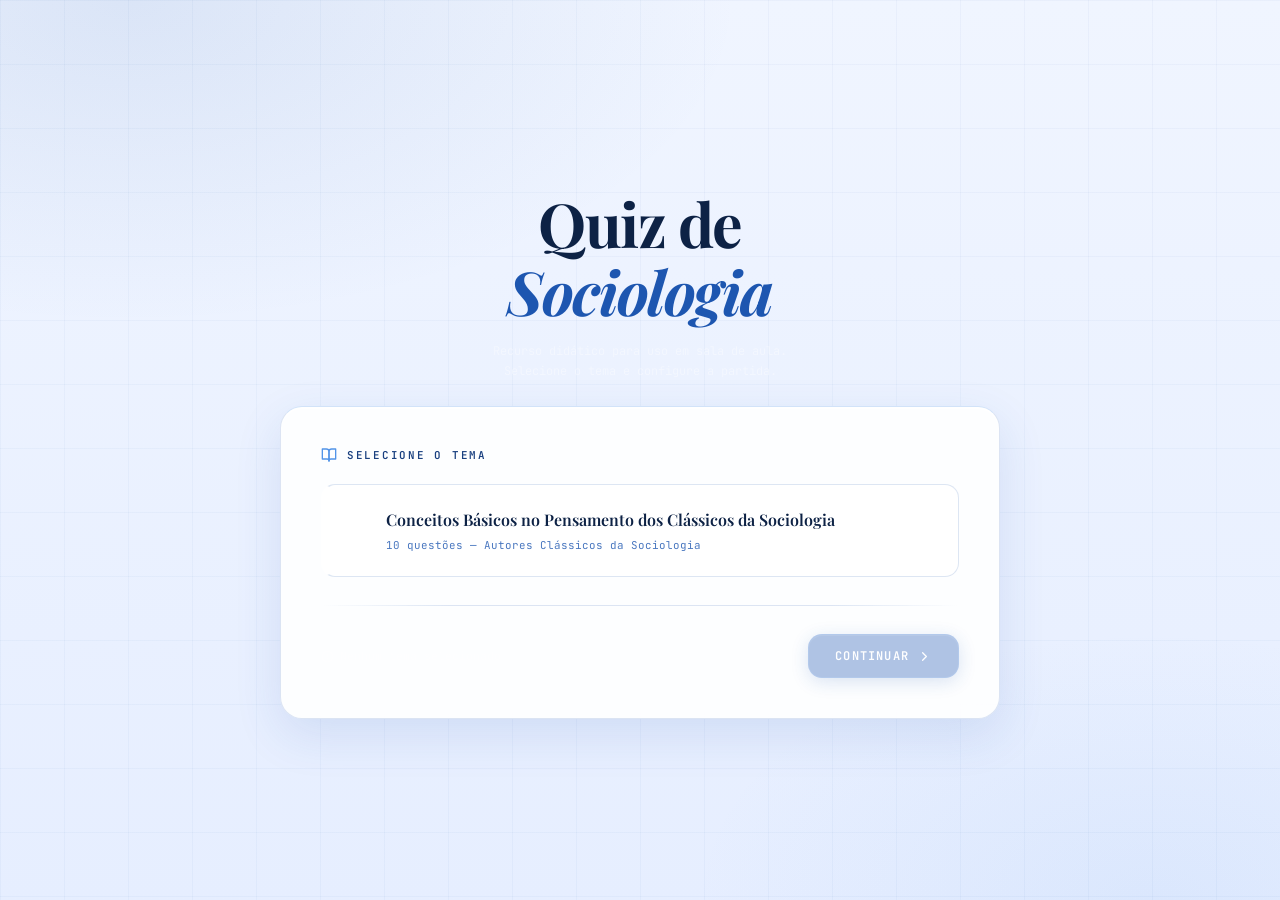
<file: index.html>
<!DOCTYPE html>
<html lang="pt-BR">
<head>
  <meta charset="UTF-8">
  <meta name="viewport" content="width=device-width, initial-scale=1.0">
  <title>Quiz de Sociologia</title>
  <link rel="shortcut icon" href="https://icons.iconarchive.com/icons/oxygen-icons.org/oxygen/256/Status-mail-task-icon.png" type="image/x-icon">
  <link rel="stylesheet" href="style.css">
</head>
<body>
  <canvas id="confetti-canvas"></canvas>

  <div class="page">
    <div class="container">

      <div class="text-center mb-24 fade-in-up">
        <div class="eyebrow mb-8"></div>
        <h1 class="display-title">Quiz de<br><em>Sociologia</em></h1>
        <p style="margin-top:16px;font-size:0.75rem;color:rgba(255,255,255,0.38);max-width:360px;margin-inline:auto;line-height:1.7;">
          Recurso didático para uso em sala de aula. Selecione o tema e configure a partida.
        </p>
      </div>

      <div class="card fade-in-up" style="animation-delay:0.1s">

        <!-- Cabeçalho do card -->
        <div style="display:flex;align-items:center;gap:10px;margin-bottom:20px;">
          <svg width="16" height="16" viewBox="0 0 24 24" fill="none" stroke="var(--blue-300)" stroke-width="2" stroke-linecap="round" stroke-linejoin="round">
            <path d="M2 3h6a4 4 0 0 1 4 4v14a3 3 0 0 0-3-3H2z"/><path d="M22 3h-6a4 4 0 0 0-4 4v14a3 3 0 0 1 3-3h7z"/>
          </svg>
          <span class="label">Selecione o tema</span>
        </div>

        <div id="temas-lista"></div>

        <div class="divider"></div>

        <div style="display:flex;align-items:center;justify-content:space-between;gap:16px;flex-wrap:wrap;">
          <div id="tema-selecionado-label" style="font-size:0.72rem;color:rgba(255,255,255,0.28);display:flex;align-items:center;gap:6px;">
            <svg width="13" height="13" viewBox="0 0 24 24" fill="none" stroke="currentColor" stroke-width="2" stroke-linecap="round" stroke-linejoin="round">
              <circle cx="12" cy="12" r="10"/><line x1="12" y1="8" x2="12" y2="12"/><line x1="12" y1="16" x2="12.01" y2="16"/>
            </svg>
            Nenhum tema selecionado
          </div>
          <button id="btn-continuar" class="btn btn-primary" disabled onclick="continuar()">
            Continuar
            <svg viewBox="0 0 24 24"><polyline points="9 18 15 12 9 6"/></svg>
          </button>
        </div>

      </div>
    </div>
  </div>

  <script src="app.js"></script>
  <script>
    clearState();
    const temasSelecionados = new Set();

    function renderTemas() {
      const container = document.getElementById('temas-lista');
      container.innerHTML = '';
      Object.entries(QUESTOES).forEach(([key, data]) => {
        const card = document.createElement('div');
        card.className = 'theme-card';
        card.dataset.key = key;
        card.innerHTML = `
          <div class="theme-card-row">
            <div class="theme-check" id="check-${key}">
              <svg viewBox="0 0 24 24"><polyline points="20 6 9 17 4 12"/></svg>
            </div>
            <div>
              <div class="theme-card-title">${data.titulo}</div>
              <div class="theme-card-meta">${data.questoes.length} questões &mdash; Autores Clássicos da Sociologia</div>
            </div>
          </div>`;
        card.addEventListener('click', () => toggleTema(key, card));
        container.appendChild(card);
      });
    }

    function toggleTema(key, card) {
      temasSelecionados.has(key) ? temasSelecionados.delete(key) : temasSelecionados.add(key);
      card.classList.toggle('selected', temasSelecionados.has(key));
      atualizarBotao();
    }

    function atualizarBotao() {
      const btn   = document.getElementById('btn-continuar');
      const label = document.getElementById('tema-selecionado-label');
      btn.disabled = temasSelecionados.size === 0;
      if (temasSelecionados.size > 0) {
        label.innerHTML = `
          <svg width="13" height="13" viewBox="0 0 24 24" fill="none" stroke="var(--blue-300)" stroke-width="2.5" stroke-linecap="round" stroke-linejoin="round">
            <polyline points="20 6 9 17 4 12"/>
          </svg>
          <span style="color:rgba(147,191,244,0.85);">${QUESTOES[[...temasSelecionados][0]].titulo}</span>`;
      } else {
        label.innerHTML = `
          <svg width="13" height="13" viewBox="0 0 24 24" fill="none" stroke="currentColor" stroke-width="2" stroke-linecap="round" stroke-linejoin="round">
            <circle cx="12" cy="12" r="10"/><line x1="12" y1="8" x2="12" y2="12"/><line x1="12" y1="16" x2="12.01" y2="16"/>
          </svg>
          Nenhum tema selecionado`;
      }
    }

    function continuar() {
      if (temasSelecionados.size === 0) return;
      STATE.tema = [...temasSelecionados][0];
      goTo('configurar-jogo.html');
    }

    renderTemas();
  </script>
</body>
</html>
</file>
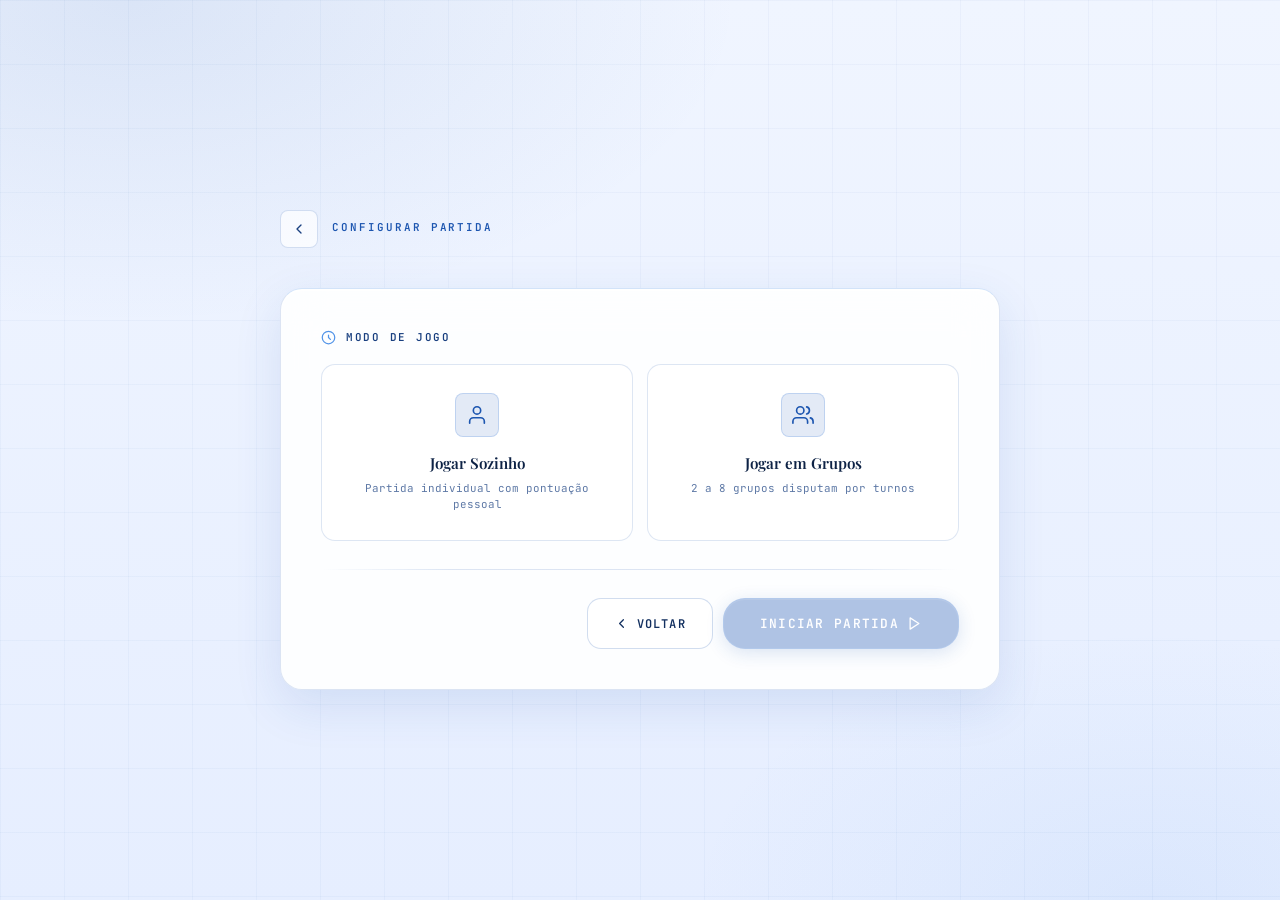
<file: configurar-jogo.html>
<!DOCTYPE html>
<html lang="pt-BR">
<head>
  <meta charset="UTF-8">
  <meta name="viewport" content="width=device-width, initial-scale=1.0">
  <title>Configurar Partida — Quiz de Sociologia</title>
  <link rel="shortcut icon" href="https://icons.iconarchive.com/icons/oxygen-icons.org/oxygen/256/Status-mail-task-icon.png" type="image/x-icon">
  <link rel="stylesheet" href="style.css">
</head>
<body>
  <canvas id="confetti-canvas"></canvas>

  <div class="page">
    <div class="container">

      <div class="header-strip fade-in-up">
        <a href="index.html" class="back-btn" title="Voltar">
          <svg viewBox="0 0 24 24"><polyline points="15 18 9 12 15 6"/></svg>
        </a>
        <div>
          <div class="eyebrow">Configurar Partida</div>
          <div id="tema-label" style="font-family:var(--font-d);font-size:0.88rem;color:rgba(255,255,255,0.65);margin-top:2px;"></div>
        </div>
      </div>

      <div class="card fade-in-up" style="animation-delay:0.08s">

        <div style="display:flex;align-items:center;gap:10px;margin-bottom:18px;">
          <svg width="15" height="15" viewBox="0 0 24 24" fill="none" stroke="var(--blue-300)" stroke-width="2" stroke-linecap="round" stroke-linejoin="round">
            <path d="M12 22c5.523 0 10-4.477 10-10S17.523 2 12 2 2 6.477 2 12s4.477 10 10 10z"/>
            <path d="M12 8v4l3 3"/>
          </svg>
          <span class="label">Modo de jogo</span>
        </div>

        <div class="mode-grid">
          <div class="mode-card" id="card-solo" onclick="selecionarModo('solo')">
            <div class="mode-icon">
              <!-- Pessoa solo -->
              <svg viewBox="0 0 24 24">
                <path d="M20 21v-2a4 4 0 0 0-4-4H8a4 4 0 0 0-4 4v2"/>
                <circle cx="12" cy="7" r="4"/>
              </svg>
            </div>
            <div class="mode-title">Jogar Sozinho</div>
            <div class="mode-desc">Partida individual com pontuação pessoal</div>
          </div>

          <div class="mode-card" id="card-grupos" onclick="selecionarModo('grupos')">
            <div class="mode-icon">
              <!-- Grupos -->
              <svg viewBox="0 0 24 24">
                <path d="M17 21v-2a4 4 0 0 0-4-4H5a4 4 0 0 0-4 4v2"/>
                <circle cx="9" cy="7" r="4"/>
                <path d="M23 21v-2a4 4 0 0 0-3-3.87"/>
                <path d="M16 3.13a4 4 0 0 1 0 7.75"/>
              </svg>
            </div>
            <div class="mode-title">Jogar em Grupos</div>
            <div class="mode-desc">2 a 8 grupos disputam por turnos</div>
          </div>
        </div>

        <!-- CONFIG GRUPOS -->
        <div id="config-grupos" class="group-config hidden">
          <div class="divider"></div>

          <div style="display:flex;align-items:center;gap:10px;margin-bottom:14px;">
            <svg width="14" height="14" viewBox="0 0 24 24" fill="none" stroke="var(--blue-300)" stroke-width="2" stroke-linecap="round" stroke-linejoin="round">
              <line x1="8" y1="6" x2="21" y2="6"/><line x1="8" y1="12" x2="21" y2="12"/><line x1="8" y1="18" x2="21" y2="18"/>
              <line x1="3" y1="6" x2="3.01" y2="6"/><line x1="3" y1="12" x2="3.01" y2="12"/><line x1="3" y1="18" x2="3.01" y2="18"/>
            </svg>
            <span class="label">Número de grupos</span>
          </div>

          <div class="groups-slider-row">
            <span>2</span>
            <input type="range" id="slider-grupos" min="2" max="8" value="2" oninput="atualizarGrupos(this.value)">
            <span>8</span>
            <div class="groups-count-badge" id="badge-grupos">2</div>
          </div>

          <div style="display:flex;align-items:center;gap:10px;margin-bottom:12px;">
            <svg width="14" height="14" viewBox="0 0 24 24" fill="none" stroke="var(--blue-300)" stroke-width="2" stroke-linecap="round" stroke-linejoin="round">
              <path d="M12 20h9"/><path d="M16.5 3.5a2.121 2.121 0 0 1 3 3L7 19l-4 1 1-4L16.5 3.5z"/>
            </svg>
            <span class="label">Nomes dos grupos</span>
          </div>

          <div class="groups-names-grid" id="inputs-grupos"></div>
        </div>

        <div class="divider"></div>

        <div style="display:flex;justify-content:flex-end;gap:10px;">
          <button class="btn btn-secondary" onclick="history.back()">
            <svg viewBox="0 0 24 24"><polyline points="15 18 9 12 15 6"/></svg>
            Voltar
          </button>
          <button id="btn-iniciar" class="btn btn-primary btn-lg" disabled onclick="iniciar()">
            Iniciar Partida
            <svg viewBox="0 0 24 24"><polygon points="5 3 19 12 5 21 5 3"/></svg>
          </button>
        </div>

      </div>
    </div>
  </div>

  <script src="app.js"></script>
  <script>
    loadState();
    if (STATE.tema && QUESTOES[STATE.tema]) {
      document.getElementById('tema-label').textContent = QUESTOES[STATE.tema].titulo;
    }

    function selecionarModo(modo) {
      STATE.modo = modo;
      document.querySelectorAll('.mode-card').forEach(c => c.classList.remove('selected'));
      document.getElementById('card-' + modo).classList.add('selected');
      const gc = document.getElementById('config-grupos');
      if (modo === 'grupos') {
        gc.classList.remove('hidden');
        atualizarGrupos(document.getElementById('slider-grupos').value);
      } else {
        gc.classList.add('hidden');
        STATE.grupos = [{ nome: 'Jogador', pontos: 0 }];
      }
      document.getElementById('btn-iniciar').disabled = false;
    }

    function atualizarGrupos(n) {
      n = parseInt(n);
      document.getElementById('badge-grupos').textContent = n;
      const nomesAtuais = Array.from(document.querySelectorAll('.group-name-input')).map(i => i.value);
      const container  = document.getElementById('inputs-grupos');
      container.innerHTML = '';
      for (let i = 0; i < n; i++) {
        const input = document.createElement('input');
        input.type = 'text';
        input.className = 'group-name-input';
        input.placeholder = `Grupo ${i + 1}`;
        input.value = nomesAtuais[i] || '';
        container.appendChild(input);
      }
    }

    function iniciar() {
      if (!STATE.modo) return;
      if (STATE.modo === 'grupos') {
        const inputs = document.querySelectorAll('.group-name-input');
        STATE.grupos = Array.from(inputs).map((inp, i) => ({
          nome: inp.value.trim() || `Grupo ${i + 1}`, pontos: 0
        }));
      } else {
        STATE.grupos = [{ nome: 'Jogador', pontos: 0 }];
      }
      STATE.grupoAtual = 0;
      STATE.questoes   = shuffle(QUESTOES[STATE.tema].questoes);
      STATE.questaoIdx = 0;
      STATE.encerrado  = false;
      goTo('jogar.html');
    }
  </script>
</body>
</html>
</file>
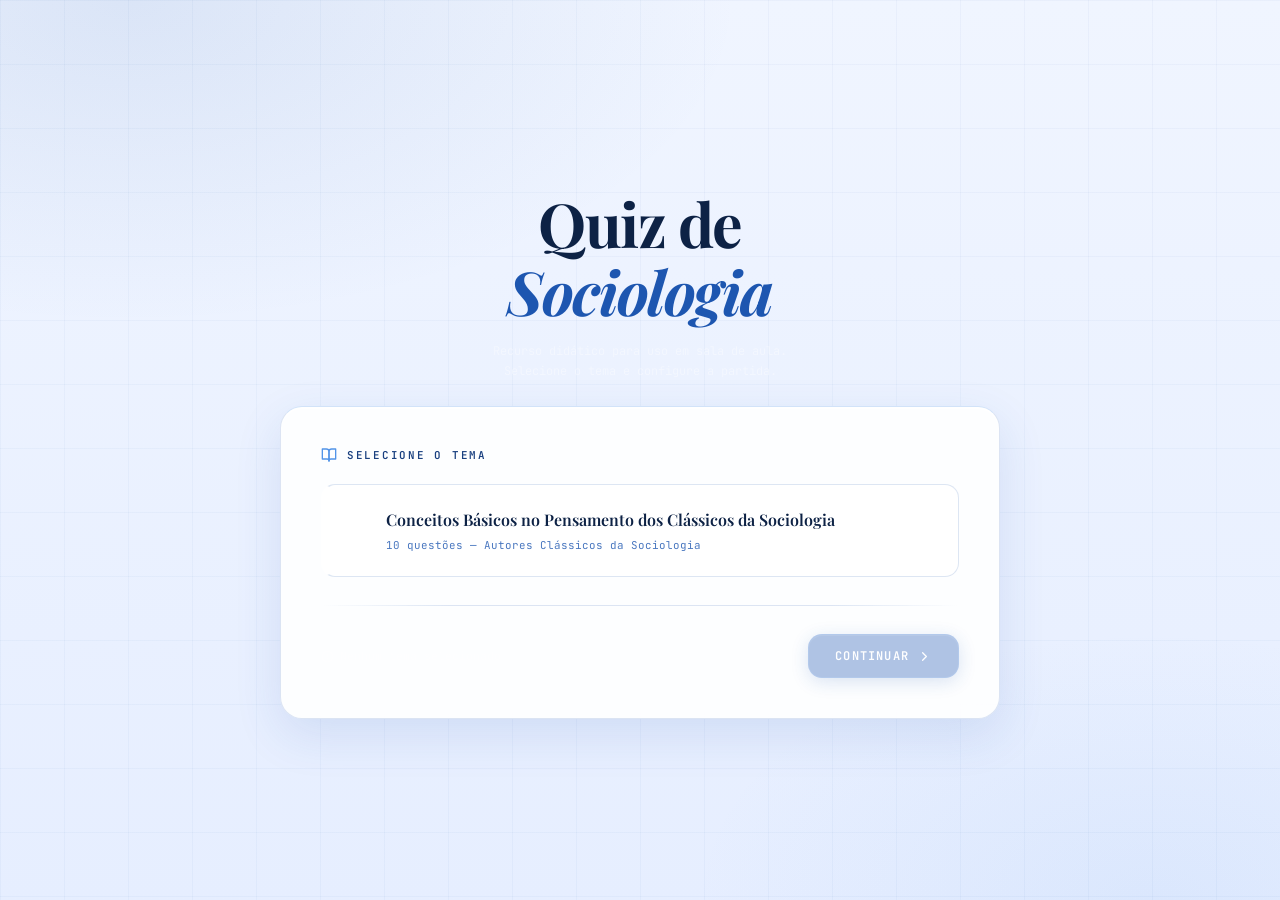
<file: jogar.html>
<!DOCTYPE html>
<html lang="pt-BR">
<head>
  <meta charset="UTF-8">
  <meta name="viewport" content="width=device-width, initial-scale=1.0">
  <title>Quiz de Sociologia</title>
  <link rel="shortcut icon" href="https://icons.iconarchive.com/icons/oxygen-icons.org/oxygen/256/Status-mail-task-icon.png" type="image/x-icon">
  <link rel="stylesheet" href="style.css">
</head>
<body>
  <canvas id="confetti-canvas"></canvas>

  <!-- SVG DEFS (ícones reutilizáveis) -->
  <svg style="display:none" xmlns="http://www.w3.org/2000/svg">
    <symbol id="ico-check" viewBox="0 0 24 24" fill="none" stroke="currentColor" stroke-width="2" stroke-linecap="round" stroke-linejoin="round">
      <polyline points="20 6 9 17 4 12"/>
    </symbol>
    <symbol id="ico-x" viewBox="0 0 24 24" fill="none" stroke="currentColor" stroke-width="2" stroke-linecap="round" stroke-linejoin="round">
      <line x1="18" y1="6" x2="6" y2="18"/><line x1="6" y1="6" x2="18" y2="18"/>
    </symbol>
    <symbol id="ico-clock" viewBox="0 0 24 24" fill="none" stroke="currentColor" stroke-width="2" stroke-linecap="round" stroke-linejoin="round">
      <circle cx="12" cy="12" r="10"/><polyline points="12 6 12 12 16 14"/>
    </symbol>
    <symbol id="ico-eye" viewBox="0 0 24 24" fill="none" stroke="currentColor" stroke-width="2" stroke-linecap="round" stroke-linejoin="round">
      <path d="M1 12s4-8 11-8 11 8 11 8-4 8-11 8-11-8-11-8z"/><circle cx="12" cy="12" r="3"/>
    </symbol>
    <symbol id="ico-eye-off" viewBox="0 0 24 24" fill="none" stroke="currentColor" stroke-width="2" stroke-linecap="round" stroke-linejoin="round">
      <path d="M17.94 17.94A10.07 10.07 0 0 1 12 20c-7 0-11-8-11-8a18.45 18.45 0 0 1 5.06-5.94M9.9 4.24A9.12 9.12 0 0 1 12 4c7 0 11 8 11 8a18.5 18.5 0 0 1-2.16 3.19m-6.72-1.07a3 3 0 1 1-4.24-4.24"/>
      <line x1="1" y1="1" x2="23" y2="23"/>
    </symbol>
    <symbol id="ico-arrow-right" viewBox="0 0 24 24" fill="none" stroke="currentColor" stroke-width="2" stroke-linecap="round" stroke-linejoin="round">
      <line x1="5" y1="12" x2="19" y2="12"/><polyline points="12 5 19 12 12 19"/>
    </symbol>
    <symbol id="ico-play" viewBox="0 0 24 24" fill="none" stroke="currentColor" stroke-width="2" stroke-linecap="round" stroke-linejoin="round">
      <polygon points="5 3 19 12 5 21 5 3"/>
    </symbol>
    <symbol id="ico-refresh" viewBox="0 0 24 24" fill="none" stroke="currentColor" stroke-width="2" stroke-linecap="round" stroke-linejoin="round">
      <polyline points="1 4 1 10 7 10"/><path d="M3.51 15a9 9 0 1 0 .49-3.81"/>
    </symbol>
    <symbol id="ico-home" viewBox="0 0 24 24" fill="none" stroke="currentColor" stroke-width="2" stroke-linecap="round" stroke-linejoin="round">
      <path d="M3 9l9-7 9 7v11a2 2 0 0 1-2 2H5a2 2 0 0 1-2-2z"/><polyline points="9 22 9 12 15 12 15 22"/>
    </symbol>
    <symbol id="ico-trophy" viewBox="0 0 24 24" fill="none" stroke="currentColor" stroke-width="2" stroke-linecap="round" stroke-linejoin="round">
      <polyline points="8 21 12 17 16 21"/>
      <line x1="12" y1="17" x2="12" y2="11"/>
      <path d="M7 4H4a1 1 0 0 0 0 8c1.5 0 2.5-.5 3-1"/>
      <path d="M17 4h3a1 1 0 0 1 0 8c-1.5 0-2.5-.5-3-1"/>
      <rect x="7" y="2" width="10" height="10" rx="1"/>
    </symbol>
    <symbol id="ico-medal" viewBox="0 0 24 24" fill="none" stroke="currentColor" stroke-width="2" stroke-linecap="round" stroke-linejoin="round">
      <circle cx="12" cy="15" r="6"/>
      <path d="M8.56 2.75c4.37 6.03 6.02 9.42 8.03 17.72m2.54-15.38c-3.72 4.35-8.94 5.66-16.88 5.85m19.5 1.9c-3.5-.93-6.63-.82-8.94 0-2.58.92-5.01 2.86-7.44 6.32"/>
    </symbol>
    <symbol id="ico-users" viewBox="0 0 24 24" fill="none" stroke="currentColor" stroke-width="2" stroke-linecap="round" stroke-linejoin="round">
      <path d="M17 21v-2a4 4 0 0 0-4-4H5a4 4 0 0 0-4 4v2"/>
      <circle cx="9" cy="7" r="4"/>
      <path d="M23 21v-2a4 4 0 0 0-3-3.87"/>
      <path d="M16 3.13a4 4 0 0 1 0 7.75"/>
    </symbol>
    <symbol id="ico-hand" viewBox="0 0 24 24" fill="none" stroke="currentColor" stroke-width="2" stroke-linecap="round" stroke-linejoin="round">
      <path d="M18 11V6a2 2 0 0 0-2-2v0a2 2 0 0 0-2 2v0"/>
      <path d="M14 10V4a2 2 0 0 0-2-2v0a2 2 0 0 0-2 2v2"/>
      <path d="M10 10.5V6a2 2 0 0 0-2-2v0a2 2 0 0 0-2 2v8"/>
      <path d="M18 8a2 2 0 1 1 4 0v6a8 8 0 0 1-8 8h-2c-2.8 0-4.5-.86-5.99-2.34l-3.6-3.6a2 2 0 0 1 2.83-2.82L7 15"/>
    </symbol>
    <symbol id="ico-close" viewBox="0 0 24 24" fill="none" stroke="currentColor" stroke-width="2" stroke-linecap="round" stroke-linejoin="round">
      <line x1="18" y1="6" x2="6" y2="18"/><line x1="6" y1="6" x2="18" y2="18"/>
    </symbol>
    <symbol id="ico-star" viewBox="0 0 24 24" fill="none" stroke="currentColor" stroke-width="2" stroke-linecap="round" stroke-linejoin="round">
      <polygon points="12 2 15.09 8.26 22 9.27 17 14.14 18.18 21.02 12 17.77 5.82 21.02 7 14.14 2 9.27 8.91 8.26 12 2"/>
    </symbol>
  </svg>

  <!-- ══ TELA DO JOGO ══ -->
  <div class="page" id="tela-jogo">
    <div class="container-lg" style="max-width:820px;">

      <!-- TOP BAR -->
      <div class="quiz-topbar fade-in-up">
        <a href="index.html" class="back-btn" title="Sair da partida" onclick="return confirm('Sair da partida atual?')">
          <svg viewBox="0 0 24 24"><use href="#ico-close"/></svg>
        </a>
        <div class="progress-info" id="progresso-label">1 / 10</div>
        <div class="progress-bar-wrap">
          <div class="progress-bar-fill" id="progress-bar" style="width:10%"></div>
        </div>
        <div class="progress-info" id="modo-label" style="display:flex;align-items:center;gap:6px;">
          <svg width="13" height="13" viewBox="0 0 24 24"><use href="#ico-users"/></svg>
        </div>
      </div>

      <!-- SCOREBOARD GRUPOS -->
      <div id="scoreboard" class="scoreboard hidden"></div>

      <!-- TURN INDICATOR -->
      <div id="turn-indicator" class="turn-indicator hidden">
        <div class="turn-dot"></div>
        <svg viewBox="0 0 24 24"><use href="#ico-users"/></svg>
        <span id="turn-label"></span>
      </div>

      <!-- CARD DA QUESTÃO -->
      <div class="card" id="card-questao">

        <!-- Enunciado -->
        <div id="enunciado-wrap">
          <div class="question-number" id="q-numero">Questão 1</div>
          <div class="question-text" id="q-texto"></div>
          <div style="display:flex;justify-content:center;">
            <button class="btn btn-primary btn-lg" id="btn-responder" onclick="mostrarAlternativas()">
              <svg viewBox="0 0 24 24"><use href="#ico-hand"/></svg>
              Responder
            </button>
          </div>
        </div>

        <!-- Timer + Alternativas -->
        <div id="alternativas-wrap" class="hidden">
          <div class="timer-ring-wrap">
            <div class="timer-ring">
              <svg viewBox="0 0 70 70" width="76" height="76">
                <circle class="bg" cx="35" cy="35" r="32"/>
                <circle class="fg" id="timer-arc" cx="35" cy="35" r="32"
                  stroke-dasharray="201" stroke-dashoffset="0"/>
              </svg>
              <div class="timer-value" id="timer-val">20</div>
            </div>
          </div>

          <div class="alternatives-grid" id="grid-alternativas"></div>

          <div class="reveal-feedback" id="reveal-feedback"></div>

          <div class="action-row">
            <button class="btn btn-outline" id="btn-revelar" onclick="toggleRevelar()">
              <svg viewBox="0 0 24 24"><use href="#ico-eye"/></svg>
              Revelar Resposta
            </button>
            <button class="btn btn-secondary hidden" id="btn-proxima" onclick="proximaRodada()">
              Próxima
              <svg viewBox="0 0 24 24"><use href="#ico-arrow-right"/></svg>
            </button>
          </div>
        </div>

      </div>
    </div>
  </div>

  <!-- ══ RESULTADO SOLO ══ -->
  <div class="page hidden" id="tela-resultado-solo">
    <div class="container text-center">
      <div class="card fade-in-up">
        <div style="display:flex;justify-content:center;margin-bottom:16px;">
          <div style="width:56px;height:56px;border-radius:50%;background:rgba(29,86,176,0.2);border:1px solid rgba(46,115,216,0.35);display:flex;align-items:center;justify-content:center;">
            <svg width="26" height="26" viewBox="0 0 24 24" fill="none" stroke="var(--blue-200)" stroke-width="1.8" stroke-linecap="round" stroke-linejoin="round">
              <use href="#ico-trophy"/>
            </svg>
          </div>
        </div>
        <div class="eyebrow mb-8">Resultado Final</div>
        <div class="display-title" style="font-size:1.8rem;">Partida Encerrada</div>
        <div class="result-score-big" id="solo-pontos">0</div>
        <div class="result-label">pontos de <span id="solo-total"></span></div>
        <div id="solo-pct" style="margin-top:10px;font-size:0.78rem;color:var(--blue-200);"></div>
        <div class="divider"></div>
        <div class="action-row" style="justify-content:center;">
          <a href="index.html" class="btn btn-secondary">
            <svg viewBox="0 0 24 24"><use href="#ico-home"/></svg>
            Menu
          </a>
          <button class="btn btn-primary" onclick="reiniciarSolo()">
            <svg viewBox="0 0 24 24"><use href="#ico-refresh"/></svg>
            Jogar Novamente
          </button>
        </div>
      </div>
    </div>
  </div>

  <!-- ══ PÓDIO ══ -->
  <div class="page hidden" id="tela-podio">
    <div class="container text-center podium-page">
      <div class="fade-in-up">
        <div class="eyebrow mb-8">Resultado Final</div>
        <h1 class="display-title">Pódio dos <em>Grupos</em></h1>
      </div>
      <div class="podium-wrap" id="podium-wrap"></div>
      <div class="fade-in-up" style="animation-delay:0.5s;">
        <div id="podium-scores" class="card card-sm" style="text-align:left;margin-top:0;"></div>
        <div class="action-row mt-24" style="justify-content:center;">
          <a href="index.html" class="btn btn-secondary">
            <svg viewBox="0 0 24 24"><use href="#ico-home"/></svg>
            Menu
          </a>
          <button class="btn btn-primary" onclick="reiniciarGrupos()">
            <svg viewBox="0 0 24 24"><use href="#ico-refresh"/></svg>
            Nova Partida
          </button>
        </div>
      </div>
    </div>
  </div>

  <script src="app.js"></script>
  <script>
    if (!loadState() || !STATE.tema || !STATE.questoes?.length) {
      window.location.href = 'index.html';
    }

    let REVEAL_ON = false;
    const TIMER_MAX = 20;
    const CIRCUM = 201;

    /* ── MEDALHAS SVG ── */
    const MEDALHAS = {
      m1: `<svg viewBox="0 0 24 24" fill="none" stroke="currentColor" stroke-width="1.8" stroke-linecap="round" stroke-linejoin="round">
             <circle cx="12" cy="8" r="7"/><polyline points="8.21 13.89 7 23 12 20 17 23 15.79 13.88"/>
           </svg>`,
      m2: `<svg viewBox="0 0 24 24" fill="none" stroke="currentColor" stroke-width="1.8" stroke-linecap="round" stroke-linejoin="round">
             <circle cx="12" cy="8" r="7"/><polyline points="8.21 13.89 7 23 12 20 17 23 15.79 13.88"/>
           </svg>`,
      m3: `<svg viewBox="0 0 24 24" fill="none" stroke="currentColor" stroke-width="1.8" stroke-linecap="round" stroke-linejoin="round">
             <circle cx="12" cy="8" r="7"/><polyline points="8.21 13.89 7 23 12 20 17 23 15.79 13.88"/>
           </svg>`
    };

    /* ── INIT ── */
    function init() {
      const modoLabel = document.getElementById('modo-label');
      modoLabel.innerHTML = STATE.modo === 'grupos'
        ? `<svg width="13" height="13" viewBox="0 0 24 24" fill="none" stroke="var(--blue-200)" stroke-width="2" stroke-linecap="round" stroke-linejoin="round"><use href="#ico-users"/></svg>&nbsp;${STATE.grupos.length} grupos`
        : `<svg width="13" height="13" viewBox="0 0 24 24" fill="none" stroke="var(--blue-200)" stroke-width="2" stroke-linecap="round" stroke-linejoin="round"><path d="M20 21v-2a4 4 0 0 0-4-4H8a4 4 0 0 0-4 4v2"/><circle cx="12" cy="7" r="4"/></svg>&nbsp;Solo`;

      if (STATE.modo === 'grupos') {
        document.getElementById('scoreboard').classList.remove('hidden');
        document.getElementById('turn-indicator').classList.remove('hidden');
      }
      renderScoreboard();
      renderQuestao();
    }

    /* ── SCOREBOARD ── */
    function renderScoreboard() {
      if (STATE.modo !== 'grupos') return;
      document.getElementById('scoreboard').innerHTML = STATE.grupos.map((g, i) => `
        <div class="score-chip ${i === STATE.grupoAtual ? 'active' : ''}">
          <span class="score-chip-name">${g.nome}</span>
          <span class="score-chip-pts">${g.pontos} pts</span>
        </div>`).join('');
      document.getElementById('turn-label').textContent = `Vez de: ${STATE.grupos[STATE.grupoAtual].nome}`;
    }

    /* ── QUESTÃO ── */
    function renderQuestao() {
      const q     = STATE.questoes[STATE.questaoIdx];
      const total = STATE.questoes.length;
      const atual = STATE.questaoIdx + 1;

      document.getElementById('progresso-label').textContent = `${atual} / ${total}`;
      document.getElementById('progress-bar').style.width = `${(atual / total) * 100}%`;
      document.getElementById('q-numero').textContent = `Questão ${atual}`;
      document.getElementById('q-texto').innerHTML = q.enunciado;

      document.getElementById('enunciado-wrap').classList.remove('hidden');
      document.getElementById('btn-responder').classList.remove('hidden');
      document.getElementById('alternativas-wrap').classList.add('hidden');
      document.getElementById('reveal-feedback').style.display = 'none';
      document.getElementById('btn-proxima').classList.add('hidden');

      const btnRev = document.getElementById('btn-revelar');
      btnRev.innerHTML = `<svg viewBox="0 0 24 24"><use href="#ico-eye"/></svg> Revelar Resposta`;
      REVEAL_ON = false;

      STATE.respondeu = false;
      STATE.revelado  = false;
      STATE.escolha   = null;
      stopTimer();

      const arc = document.getElementById('timer-arc');
      arc.style.strokeDashoffset = 0;
      arc.classList.remove('urgent');
      const tv = document.getElementById('timer-val');
      tv.classList.remove('urgent');
      tv.textContent = TIMER_MAX;
    }

    /* ── MOSTRAR ALTERNATIVAS ── */
    function mostrarAlternativas() {
      const q = STATE.questoes[STATE.questaoIdx];
      STATE.alternativasOrdem = shuffle(q.alternativas);
      document.getElementById('grid-alternativas').innerHTML =
        STATE.alternativasOrdem.map((alt, i) => `
          <button class="alt-btn slide-in" style="animation-delay:${i * 0.06}s"
            id="alt-${alt.letra}" onclick="selecionar('${alt.letra}')">
            <span class="alt-letter">${alt.letra}</span>
            <span>${alt.texto}</span>
          </button>`).join('');

      document.getElementById('btn-responder').classList.add('hidden');
      document.getElementById('alternativas-wrap').classList.remove('hidden');
      iniciarTimer();
    }

    /* ── TIMER ── */
    function iniciarTimer() {
      STATE.timerSecs = TIMER_MAX;
      const arc = document.getElementById('timer-arc');
      const tv  = document.getElementById('timer-val');
      arc.classList.remove('urgent'); tv.classList.remove('urgent');

      STATE.timerInterval = setInterval(() => {
        STATE.timerSecs--;
        if (STATE.timerSecs < 0) STATE.timerSecs = 0;
        arc.style.strokeDashoffset = CIRCUM * (1 - STATE.timerSecs / TIMER_MAX);
        tv.textContent = STATE.timerSecs;
        if (STATE.timerSecs <= 5) { arc.classList.add('urgent'); tv.classList.add('urgent'); }
        if (STATE.timerSecs <= 0) { stopTimer(); tempoEsgotado(); }
      }, 1000);
    }

    /* ── SELECIONAR ── */
    function selecionar(letra) {
      if (STATE.respondeu) return;
      STATE.respondeu = true;
      STATE.escolha   = letra;
      stopTimer();
      document.querySelectorAll('.alt-btn').forEach(b => b.disabled = true);
      document.getElementById('alt-' + letra).classList.add('selected');
      document.getElementById('btn-proxima').classList.remove('hidden');
      saveState();
    }

    /* ── TEMPO ESGOTADO ── */
    function tempoEsgotado() {
      if (STATE.respondeu) return;
      STATE.respondeu = true;
      STATE.escolha   = null;
      document.querySelectorAll('.alt-btn').forEach(b => b.disabled = true);
      const fb = document.getElementById('reveal-feedback');
      fb.className = 'reveal-feedback timeout-fb';
      fb.innerHTML = `<svg viewBox="0 0 24 24"><use href="#ico-clock"/></svg> Tempo esgotado. Nenhuma resposta registrada.`;
      fb.style.display = 'flex';
      document.getElementById('btn-proxima').classList.remove('hidden');
      saveState();
    }

    /* ── TOGGLE REVELAR ── */
    function toggleRevelar() {
      if (!STATE.respondeu) return;
      REVEAL_ON = !REVEAL_ON;
      const q      = STATE.questoes[STATE.questaoIdx];
      const fb     = document.getElementById('reveal-feedback');
      const btnRev = document.getElementById('btn-revelar');

      if (REVEAL_ON) {
        btnRev.innerHTML = `<svg viewBox="0 0 24 24"><use href="#ico-eye-off"/></svg> Ocultar Resposta`;
        document.querySelectorAll('.alt-btn').forEach(b => {
          b.classList.remove('correct', 'wrong');
          const l = b.id.replace('alt-', '');
          if (l === q.correta) b.classList.add('correct');
          else if (l === STATE.escolha) b.classList.add('wrong');
        });

        if (STATE.escolha === null) {
          fb.className = 'reveal-feedback timeout-fb';
          fb.innerHTML = `<svg viewBox="0 0 24 24"><use href="#ico-clock"/></svg> Tempo esgotado. A resposta correta era <strong>${q.correta}</strong>.`;
        } else if (STATE.escolha === q.correta) {
          fb.className = 'reveal-feedback correct-fb';
          fb.innerHTML = `<svg viewBox="0 0 24 24"><use href="#ico-check"/></svg> Correto! A resposta é <strong>${q.correta}</strong>.`;
        } else {
          fb.className = 'reveal-feedback wrong-fb';
          fb.innerHTML = `<svg viewBox="0 0 24 24"><use href="#ico-x"/></svg> Incorreto. A resposta correta era <strong>${q.correta}</strong>.`;
        }
        fb.style.display = 'flex';
        STATE.revelado = true;
      } else {
        btnRev.innerHTML = `<svg viewBox="0 0 24 24"><use href="#ico-eye"/></svg> Revelar Resposta`;
        fb.style.display = 'none';
        document.querySelectorAll('.alt-btn').forEach(b => {
          b.classList.remove('correct', 'wrong');
        });
        if (STATE.escolha) document.getElementById('alt-' + STATE.escolha)?.classList.add('selected');
      }
      saveState();
    }

    /* ── PRÓXIMA ── */
    function proximaRodada() {
      const q = STATE.questoes[STATE.questaoIdx];

      // Pontua o grupo/jogador atual se acertou
      if (STATE.escolha === q.correta) {
        STATE.grupos[STATE.grupoAtual].pontos += 10;
        launchConfetti(1800);
        renderScoreboard();
      }

      if (STATE.modo === 'grupos') {
        STATE.grupoAtual = (STATE.grupoAtual + 1) % STATE.grupos.length;
      }
      STATE.questaoIdx++;
      if (STATE.questaoIdx >= STATE.questoes.length) {
        encerrar();
      } else {
        renderScoreboard();
        renderQuestao();
        saveState();
      }
    }

    /* ── ENCERRAR ── */
    function encerrar() {
      stopTimer();
      STATE.encerrado = true;
      saveState();
      document.getElementById('tela-jogo').classList.add('hidden');

      if (STATE.modo === 'solo') {
        const pontos = STATE.grupos[0].pontos;
        const total  = STATE.questoes.length * 10;
        document.getElementById('solo-pontos').textContent = pontos;
        document.getElementById('solo-total').textContent  = total;
        document.getElementById('solo-pct').textContent    = `Aproveitamento: ${Math.round((pontos/total)*100)}%`;
        document.getElementById('tela-resultado-solo').classList.remove('hidden');
        launchConfetti(3000);
      } else {
        mostrarPodio();
      }
    }

    /* ── PÓDIO ── */
    function mostrarPodio() {
      document.getElementById('tela-podio').classList.remove('hidden');
      const sorted = [...STATE.grupos].sort((a,b) => b.pontos - a.pontos);
      const wrap   = document.getElementById('podium-wrap');
      const scores = document.getElementById('podium-scores');

      // Disposição visual clássica: 2º, 1º, 3º
      const ordem   = [sorted[1], sorted[0], sorted[2]].filter(Boolean);
      const classes = ['p2','p1','p3'];
      const medalha = ['m2','m1','m3'];
      const nums    = ['2','1','3'];

      wrap.innerHTML = ordem.map((g, i) => `
        <div class="podium-col fade-in-up" style="animation-delay:${0.15*i}s">
          <div class="podium-medal ${medalha[i]}">${MEDALHAS[medalha[i]]}</div>
          <div class="podium-name">${g ? g.nome : ''}</div>
          <div class="podium-pts">${g ? g.pontos+' pts' : ''}</div>
          <div class="podium-block ${classes[i]}">${nums[i]}</div>
        </div>`).join('');

      scores.innerHTML = `
        <div style="display:flex;align-items:center;gap:8px;margin-bottom:14px;">
          <svg width="14" height="14" viewBox="0 0 24 24" fill="none" stroke="var(--blue-300)" stroke-width="2" stroke-linecap="round" stroke-linejoin="round"><use href="#ico-trophy"/></svg>
          <span class="label">Placar completo</span>
        </div>
        ${sorted.map((g,i) => `
          <div style="display:flex;justify-content:space-between;align-items:center;padding:10px 0;border-bottom:1px solid var(--w06);">
            <span style="font-size:0.8rem;color:var(--w70);">${i+1}° &nbsp; ${g.nome}</span>
            <span style="font-family:var(--font-d);font-weight:700;color:var(--blue-200);">${g.pontos} pts</span>
          </div>`).join('')}`;

      launchConfetti(4000);
    }

    /* ── REINICIAR ── */
    function reiniciarSolo() {
      STATE.grupos[0].pontos = 0;
      STATE.questoes   = shuffle(STATE.questoes);
      STATE.questaoIdx = 0;
      STATE.encerrado  = false;
      STATE.grupoAtual = 0;
      saveState();
      document.getElementById('tela-resultado-solo').classList.add('hidden');
      document.getElementById('tela-jogo').classList.remove('hidden');
      renderQuestao();
    }

    function reiniciarGrupos() {
      STATE.grupos.forEach(g => g.pontos = 0);
      STATE.questoes   = shuffle(STATE.questoes);
      STATE.questaoIdx = 0;
      STATE.grupoAtual = 0;
      STATE.encerrado  = false;
      saveState();
      document.getElementById('tela-podio').classList.add('hidden');
      document.getElementById('tela-jogo').classList.remove('hidden');
      renderScoreboard();
      renderQuestao();
    }

    init();
  </script>
</body>
</html>
</file>
<file: style.css>
@import url('https://fonts.googleapis.com/css2?family=Playfair+Display:ital,wght@0,400;0,600;0,700;1,400&family=JetBrains+Mono:wght@300;400;500;600&display=swap');

:root {
  --blue-950: #020d1f;
  --blue-900: #071428;
  --blue-800: #0d2245;
  --blue-700: #133060;
  --blue-600: #1a4080;
  --blue-500: #1d56b0;
  --blue-400: #2e73d8;
  --blue-300: #5294e8;
  --blue-200: #93bff4;
  --blue-100: #d1e4fb;
  --blue-50:  #eaf3ff;

  --white:    #ffffff;
  --w90:      rgba(255,255,255,0.9);
  --w70:      rgba(255,255,255,0.7);
  --w40:      rgba(255,255,255,0.4);
  --w12:      rgba(255,255,255,0.12);
  --w06:      rgba(255,255,255,0.06);
  --w03:      rgba(255,255,255,0.03);

  --success:  #15803d;
  --s-lt:     rgba(21,128,61,0.16);
  --s-bd:     rgba(21,128,61,0.35);
  --error:    #b91c1c;
  --e-lt:     rgba(185,28,28,0.14);
  --e-bd:     rgba(185,28,28,0.3);
  --warn-lt:  rgba(194,65,12,0.14);
  --warn-bd:  rgba(194,65,12,0.3);

  --gold:   #b89230;
  --silver: #8a8f99;
  --bronze: #9a6028;

  --font-d: 'Playfair Display', Georgia, serif;
  --font-u: 'JetBrains Mono', 'Courier New', monospace;

  --r-xs: 4px;
  --r-sm: 8px;
  --r-md: 14px;
  --r-lg: 22px;
  --r-xl: 32px;

  --shadow-card: 0 2px 0 rgba(255,255,255,0.04) inset, 0 16px 48px rgba(2,13,31,0.6);
  --shadow-glow: 0 0 32px rgba(29,86,176,0.35);
}

*, *::before, *::after { box-sizing: border-box; margin: 0; padding: 0; }
html { font-size: 16px; scroll-behavior: smooth; }

body {
  font-family: var(--font-u);
  background: #f0f5ff;
  color: #0d2245;
  min-height: 100vh;
  line-height: 1.6;
  overflow-x: hidden;
}

body::before {
  content: '';
  position: fixed; inset: 0;
  background:
    radial-gradient(ellipse 80% 60% at 10% 0%, rgba(29,86,176,0.10) 0%, transparent 60%),
    radial-gradient(ellipse 60% 50% at 90% 100%, rgba(82,148,232,0.08) 0%, transparent 60%),
    linear-gradient(180deg, #f0f5ff 0%, #e6eeff 100%);
  pointer-events: none; z-index: 0;
}

body::after {
  content: '';
  position: fixed; inset: 0;
  background-image:
    linear-gradient(rgba(29,86,176,0.04) 1px, transparent 1px),
    linear-gradient(90deg, rgba(29,86,176,0.04) 1px, transparent 1px);
  background-size: 64px 64px;
  pointer-events: none; z-index: 0;
}

.page {
  position: relative; z-index: 1;
  min-height: 100vh;
  display: flex; flex-direction: column;
  align-items: center; justify-content: center;
  padding: 48px 20px;
}

.container    { width: 100%; max-width: 720px; }
.container-lg { width: 100%; max-width: 900px; }

/* ── TYPOGRAPHY ── */
.display-title {
  font-family: var(--font-d);
  font-size: clamp(2.2rem, 5vw, 3.8rem);
  font-weight: 700; line-height: 1.12;
  color: var(--blue-800); letter-spacing: -0.025em;
}
.display-title em { font-style: italic; color: var(--blue-500); }

.eyebrow {
  font-family: var(--font-u); font-size: 0.68rem; font-weight: 600;
  color: var(--blue-500); letter-spacing: 0.18em; text-transform: uppercase;
}

.label {
  font-family: var(--font-u); font-size: 0.68rem; font-weight: 600;
  color: var(--blue-600); letter-spacing: 0.16em; text-transform: uppercase;
}

/* ── CARD ── */
.card {
  background: rgba(255,255,255,0.90);
  border: 1px solid rgba(29,86,176,0.15);
  border-top-color: rgba(82,148,232,0.25);
  border-radius: var(--r-lg);
  padding: 40px;
  backdrop-filter: blur(20px);
  -webkit-backdrop-filter: blur(20px);
  box-shadow: 0 2px 0 rgba(255,255,255,0.8) inset, 0 16px 48px rgba(29,86,176,0.12);
}
.card-sm { padding: 24px 32px; }

/* ── DIVIDER ── */
.divider {
  height: 1px;
  background: linear-gradient(90deg, transparent, rgba(29,86,176,0.15) 20%, rgba(29,86,176,0.15) 80%, transparent);
  margin: 28px 0;
}

/* ── HEADER STRIP ── */
.header-strip { display: flex; align-items: center; gap: 14px; margin-bottom: 40px; }

/* ── BACK BTN ── */
.back-btn {
  display: flex; align-items: center; justify-content: center;
  width: 38px; height: 38px;
  background: rgba(255,255,255,0.7); border: 1px solid rgba(29,86,176,0.18);
  border-radius: var(--r-sm);
  color: var(--blue-600); cursor: pointer;
  transition: all 0.18s; text-decoration: none; flex-shrink: 0;
}
.back-btn svg { width: 16px; height: 16px; stroke: currentColor; fill: none; stroke-width: 2; stroke-linecap: round; stroke-linejoin: round; }
.back-btn:hover { background: var(--blue-500); color: var(--white); transform: translateX(-2px); }

/* ── BUTTONS ── */
.btn {
  font-family: var(--font-u); font-size: 0.75rem; font-weight: 600;
  letter-spacing: 0.1em; text-transform: uppercase;
  border: none; border-radius: var(--r-md); cursor: pointer;
  padding: 13px 26px;
  transition: all 0.18s ease;
  display: inline-flex; align-items: center; gap: 8px;
  text-decoration: none; position: relative; white-space: nowrap;
}
.btn svg { width: 15px; height: 15px; flex-shrink: 0; fill: none; stroke: currentColor; stroke-width: 2; stroke-linecap: round; stroke-linejoin: round; }

.btn-primary {
  background: var(--blue-500); color: var(--white);
  border: 1px solid rgba(46,115,216,0.55);
  box-shadow: 0 1px 0 rgba(255,255,255,0.1) inset, 0 4px 18px rgba(29,86,176,0.45);
}
.btn-primary:hover { background: var(--blue-400); transform: translateY(-2px); box-shadow: 0 1px 0 rgba(255,255,255,0.12) inset, 0 8px 28px rgba(29,86,176,0.55); }
.btn-primary:active { transform: translateY(0); }

.btn-secondary {
  background: rgba(255,255,255,0.8); color: var(--blue-700);
  border: 1px solid rgba(29,86,176,0.2);
}
.btn-secondary:hover { background: white; transform: translateY(-1px); }

.btn-outline {
  background: transparent; color: var(--blue-500);
  border: 1px solid rgba(29,86,176,0.4);
}
.btn-outline:hover { background: rgba(29,86,176,0.08); border-color: var(--blue-500); }

.btn-lg { padding: 16px 36px; font-size: 0.8rem; border-radius: var(--r-lg); }
.btn-full { width: 100%; justify-content: center; }
.btn:disabled { opacity: 0.35; cursor: not-allowed; transform: none !important; pointer-events: none; }

/* ── THEME CARD ── */
.theme-card {
  background: rgba(255,255,255,0.7);
  border: 1px solid rgba(29,86,176,0.15);
  border-left: 3px solid transparent;
  border-radius: var(--r-md);
  padding: 22px 26px; cursor: pointer;
  transition: all 0.2s ease; margin-bottom: 10px;
}
.theme-card:last-child { margin-bottom: 0; }
.theme-card:hover { background: rgba(29,86,176,0.06); border-color: rgba(46,115,216,0.3); border-left-color: var(--blue-400); transform: translateX(4px); }
.theme-card.selected { background: rgba(29,86,176,0.10); border-color: rgba(46,115,216,0.4); border-left-color: var(--blue-400); box-shadow: 0 0 20px rgba(29,86,176,0.15); }

.theme-card-row { display: flex; align-items: center; gap: 16px; }
.theme-card-title { font-family: var(--font-d); font-size: 1rem; font-weight: 600; margin-bottom: 4px; color: var(--blue-800); }
.theme-card-meta { font-size: 0.68rem; color: var(--blue-500); opacity: 0.8; }

.theme-check {
  width: 20px; height: 20px; border-radius: 50%;
  border: 1.5px solid var(--w40);
  display: flex; align-items: center; justify-content: center;
  flex-shrink: 0; transition: all 0.2s;
}
.theme-check svg { width: 10px; height: 10px; opacity: 0; transition: opacity 0.2s; stroke: white; fill: none; stroke-width: 2.5; stroke-linecap: round; stroke-linejoin: round; }
.theme-card.selected .theme-check { background: var(--blue-400); border-color: var(--blue-400); }
.theme-card.selected .theme-check svg { opacity: 1; }

/* ── MODE CARDS ── */
.mode-grid { display: grid; grid-template-columns: 1fr 1fr; gap: 14px; margin-bottom: 20px; }

.mode-card {
  background: rgba(255,255,255,0.7); border: 1px solid rgba(29,86,176,0.15);
  border-radius: var(--r-md); padding: 28px 20px;
  cursor: pointer; transition: all 0.2s; text-align: center;
}
.mode-card:hover { border-color: rgba(46,115,216,0.4); background: rgba(29,86,176,0.06); }
.mode-card.selected { border-color: var(--blue-400); background: rgba(29,86,176,0.12); box-shadow: 0 0 20px rgba(29,86,176,0.15); }

.mode-icon {
  width: 44px; height: 44px; border-radius: var(--r-sm);
  background: rgba(29,86,176,0.12); border: 1px solid rgba(46,115,216,0.2);
  display: flex; align-items: center; justify-content: center;
  margin: 0 auto 14px; transition: all 0.2s;
}
.mode-card.selected .mode-icon { background: rgba(29,86,176,0.22); border-color: rgba(46,115,216,0.4); }
.mode-icon svg { width: 22px; height: 22px; stroke: var(--blue-500); fill: none; stroke-width: 1.8; stroke-linecap: round; stroke-linejoin: round; }

.mode-title { font-family: var(--font-d); font-size: 0.95rem; font-weight: 600; margin-bottom: 4px; color: var(--blue-800); }
.mode-desc { font-size: 0.68rem; color: var(--blue-600); opacity: 0.7; line-height: 1.5; }

/* ── GROUP CONFIG ── */
.group-config { margin-top: 16px; }
.groups-slider-row { display: flex; align-items: center; gap: 14px; margin-bottom: 18px; }
.groups-slider-row span { font-size: 0.7rem; color: var(--blue-200); flex-shrink: 0; }

input[type=range] { flex: 1; appearance: none; height: 3px; background: rgba(29,86,176,0.15); border-radius: 2px; outline: none; }
input[type=range]::-webkit-slider-thumb { appearance: none; width: 16px; height: 16px; border-radius: 50%; background: var(--blue-400); cursor: pointer; border: 2px solid white; box-shadow: 0 0 8px rgba(46,115,216,0.4); }

.groups-count-badge { font-family: var(--font-d); font-size: 1.5rem; font-weight: 700; color: var(--blue-500); min-width: 28px; text-align: center; }

.group-name-input {
  background: white; border: 1px solid rgba(29,86,176,0.2);
  border-radius: var(--r-sm); padding: 10px 14px;
  color: var(--blue-800); font-family: var(--font-u); font-size: 0.78rem;
  width: 100%; transition: border-color 0.18s, background 0.18s;
}
.group-name-input::placeholder { color: rgba(29,86,176,0.35); }
.group-name-input:focus { outline: none; border-color: var(--blue-400); background: #f8fbff; }

/* ── QUIZ TOPBAR ── */
.quiz-topbar { display: flex; align-items: center; gap: 14px; margin-bottom: 28px; }
.progress-info { font-size: 0.7rem; color: var(--blue-500); white-space: nowrap; }
.progress-bar-wrap { flex: 1; height: 3px; background: rgba(29,86,176,0.12); border-radius: 2px; overflow: hidden; }
.progress-bar-fill { height: 100%; background: linear-gradient(90deg, var(--blue-500), var(--blue-300)); border-radius: 2px; transition: width 0.5s ease; }

/* ── TURN INDICATOR ── */
.turn-indicator {
  display: flex; align-items: center; gap: 10px;
  background: rgba(29,86,176,0.08); border: 1px solid rgba(46,115,216,0.2);
  border-radius: var(--r-md); padding: 10px 18px; margin-bottom: 20px;
  font-size: 0.75rem; color: var(--blue-700);
}
.turn-indicator svg { width: 14px; height: 14px; stroke: var(--blue-500); fill: none; stroke-width: 2; flex-shrink: 0; }
.turn-dot { width: 7px; height: 7px; border-radius: 50%; background: var(--blue-500); flex-shrink: 0; animation: blink 1.6s infinite; }

@keyframes blink { 0%,100% { opacity:1; } 50% { opacity:0.3; } }

/* ── QUESTION ── */
.question-number { font-size: 0.68rem; color: var(--blue-500); letter-spacing: 0.14em; text-transform: uppercase; margin-bottom: 14px; }
.question-text { font-family: var(--font-d); font-size: clamp(1.05rem,2.5vw,1.35rem); font-weight: 600; line-height: 1.55; color: var(--blue-800); margin-bottom: 32px; }

/* ── TIMER ── */
.timer-ring-wrap { display: flex; justify-content: center; margin-bottom: 24px; }
.timer-ring { position: relative; width: 76px; height: 76px; }
.timer-ring svg { transform: rotate(-90deg); }
.timer-ring circle.bg { fill: none; stroke: rgba(29,86,176,0.12); stroke-width: 5; }
.timer-ring circle.fg { fill: none; stroke: var(--blue-400); stroke-width: 5; stroke-linecap: round; stroke-dasharray: 201; stroke-dashoffset: 0; transition: stroke-dashoffset 1s linear, stroke 0.3s; }
.timer-ring circle.fg.urgent { stroke: #e53e3e; }
.timer-value { position: absolute; inset: 0; display: flex; align-items: center; justify-content: center; font-family: var(--font-d); font-size: 1.45rem; font-weight: 700; color: var(--blue-700); }
.timer-value.urgent { color: #fc8181; }

/* ── ALTERNATIVES ── */
.alternatives-grid { display: grid; grid-template-columns: 1fr 1fr; gap: 10px; margin-bottom: 20px; }

.alt-btn {
  background: white; border: 1px solid rgba(29,86,176,0.15);
  border-radius: var(--r-md); padding: 14px 16px;
  cursor: pointer; transition: all 0.18s; text-align: left;
  color: var(--blue-800); font-family: var(--font-u); font-size: 0.8rem;
  line-height: 1.45; display: flex; gap: 12px; align-items: flex-start;
}
.alt-btn:hover:not(:disabled) { border-color: var(--blue-400); background: rgba(29,86,176,0.06); transform: translateY(-1px); color: var(--blue-900); }
.alt-btn:disabled { cursor: default; }

.alt-letter { font-family: var(--font-d); font-weight: 700; font-size: 0.85rem; color: var(--blue-500); flex-shrink: 0; width: 18px; padding-top: 1px; }

.alt-btn.selected { border-color: var(--blue-400); background: rgba(29,86,176,0.10); }
.alt-btn.selected .alt-letter { color: var(--blue-600); }
.alt-btn.correct { border-color: rgba(21,128,61,0.7) !important; background: var(--s-lt) !important; }
.alt-btn.wrong   { border-color: rgba(185,28,28,0.6) !important; background: var(--e-lt) !important; }
.alt-btn.correct .alt-letter { color: #6ee7a0; }
.alt-btn.wrong   .alt-letter { color: #fca5a5; }

/* ── ACTION ROW ── */
.action-row { display: flex; gap: 10px; flex-wrap: wrap; }

/* ── SCOREBOARD ── */
.scoreboard { display: flex; gap: 8px; flex-wrap: wrap; margin-bottom: 18px; }
.score-chip { background: white; border: 1px solid rgba(29,86,176,0.15); border-radius: 999px; padding: 5px 14px; font-size: 0.7rem; display: flex; align-items: center; gap: 8px; color: var(--blue-600); }
.score-chip.active { background: var(--blue-500); border-color: var(--blue-400); color: white; }
.score-chip-name { font-weight: 500; }
.score-chip-pts  { font-weight: 700; color: var(--blue-200); }
.score-chip.active .score-chip-pts { color: rgba(255,255,255,0.8); }

/* ── REVEAL FEEDBACK ── */
.reveal-feedback {
  display: none; align-items: center; gap: 10px;
  padding: 12px 18px; border-radius: var(--r-md);
  font-size: 0.78rem; margin-bottom: 14px; font-weight: 500; line-height: 1.45;
}
.reveal-feedback svg { width: 16px; height: 16px; flex-shrink: 0; fill: none; stroke: currentColor; stroke-width: 2; stroke-linecap: round; stroke-linejoin: round; }
.reveal-feedback.correct-fb { background: var(--s-lt); border: 1px solid var(--s-bd); color: #86efac; }
.reveal-feedback.wrong-fb   { background: var(--e-lt); border: 1px solid var(--e-bd); color: #fca5a5; }
.reveal-feedback.timeout-fb { background: var(--warn-lt); border: 1px solid var(--warn-bd); color: #fdba74; }

/* ── PODIUM ── */
.podium-page { text-align: center; }
.podium-wrap { display: flex; align-items: flex-end; justify-content: center; gap: 6px; margin: 36px 0; height: 230px; }
.podium-col { display: flex; flex-direction: column; align-items: center; gap: 6px; }

.podium-medal {
  width: 40px; height: 40px; border-radius: 50%;
  display: flex; align-items: center; justify-content: center; margin-bottom: 2px;
  animation: popIn 0.5s cubic-bezier(0.34,1.56,0.64,1) both;
}
.podium-medal svg { width: 20px; height: 20px; fill: none; stroke-width: 1.8; stroke-linecap: round; stroke-linejoin: round; }
.podium-medal.m1 { background: rgba(184,146,48,0.18); border: 1px solid rgba(184,146,48,0.4); }
.podium-medal.m1 svg { stroke: #e6c660; }
.podium-medal.m2 { background: rgba(138,143,153,0.18); border: 1px solid rgba(138,143,153,0.4); }
.podium-medal.m2 svg { stroke: #c0c4cc; }
.podium-medal.m3 { background: rgba(154,96,40,0.18); border: 1px solid rgba(154,96,40,0.4); }
.podium-medal.m3 svg { stroke: #d4935a; }

@keyframes popIn { from { opacity:0; transform:scale(0.5); } to { opacity:1; transform:scale(1); } }

.podium-name { font-family: var(--font-d); font-size: 0.85rem; font-weight: 600; max-width: 90px; overflow: hidden; text-overflow: ellipsis; white-space: nowrap; color: var(--blue-800); }
.podium-pts  { font-size: 0.68rem; color: var(--blue-400); }

.podium-block { border-radius: var(--r-xs) var(--r-xs) 0 0; width: 88px; display: flex; align-items: center; justify-content: center; font-family: var(--font-d); font-size: 1.6rem; font-weight: 700; }
.podium-block.p1 { height: 160px; background: linear-gradient(180deg,rgba(184,146,48,0.32),rgba(184,146,48,0.1)); border: 1px solid rgba(184,146,48,0.28); border-bottom: none; color: #e6c660; }
.podium-block.p2 { height: 110px; background: linear-gradient(180deg,rgba(138,143,153,0.28),rgba(138,143,153,0.08)); border: 1px solid rgba(138,143,153,0.22); border-bottom: none; color: #c0c4cc; }
.podium-block.p3 { height: 80px;  background: linear-gradient(180deg,rgba(154,96,40,0.28),rgba(154,96,40,0.08)); border: 1px solid rgba(154,96,40,0.22); border-bottom: none; color: #d4935a; }

/* ── SOLO RESULT ── */
.result-score-big { font-family: var(--font-d); font-size: 5.5rem; font-weight: 700; color: var(--blue-500); line-height: 1; margin: 20px 0 4px; letter-spacing: -0.03em; }
.result-label { font-size: 0.72rem; color: var(--blue-400); letter-spacing: 0.12em; text-transform: uppercase; }

/* ── CONFETTI ── */
#confetti-canvas { position: fixed; top: 0; left: 0; width: 100%; height: 100%; pointer-events: none; z-index: 9999; }

/* ── ANIMATIONS ── */
@keyframes fadeInUp { from { opacity:0; transform:translateY(14px); } to { opacity:1; transform:translateY(0); } }
.fade-in-up { animation: fadeInUp 0.38s ease forwards; }

@keyframes slideIn { from { opacity:0; transform:translateX(-8px); } to { opacity:1; transform:translateX(0); } }
.slide-in { animation: slideIn 0.3s ease forwards; }

/* ── RESPONSIVE ── */
@media (max-width: 560px) {
  .card { padding: 22px 18px; }
  .mode-grid { grid-template-columns: 1fr; }
  .alternatives-grid { grid-template-columns: 1fr; }
  .groups-names-grid { grid-template-columns: 1fr; }
  .action-row { flex-direction: column; }
  .action-row .btn { width: 100%; justify-content: center; }
  .podium-block { width: 72px; }
  .podium-name { max-width: 72px; }
}

/* ── UTILS ── */
.hidden { display: none !important; }
.text-center { text-align: center; }
.mt-8  { margin-top: 8px; }   .mt-16 { margin-top: 16px; }
.mt-24 { margin-top: 24px; }  .mt-32 { margin-top: 32px; }
.mb-8  { margin-bottom: 8px; } .mb-16 { margin-bottom: 16px; }
.mb-24 { margin-bottom: 24px; }
.flex  { display: flex; } .items-center { align-items: center; }
.justify-between { justify-content: space-between; } .gap-8 { gap: 8px; }
</file>
